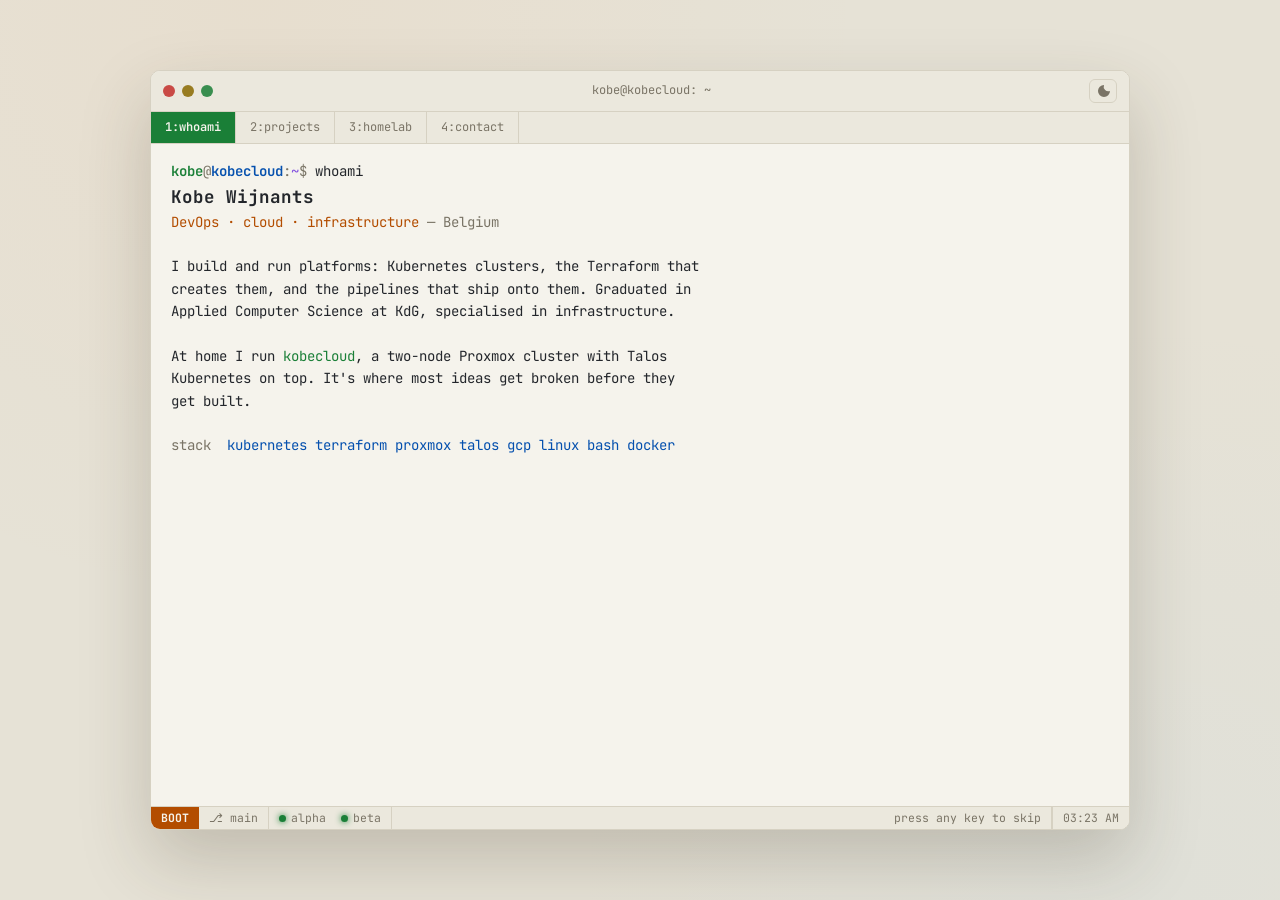
<file: index.html>
<!doctype html>
<html lang="en">
<head>
  <meta charset="utf-8">
  <meta name="viewport" content="width=device-width, initial-scale=1">
  <title>Kobe Wijnants · kobecloud</title>
  <meta name="description" content="Kobe Wijnants: DevOps and cloud engineer from Belgium. Kubernetes, Terraform, Proxmox, Linux and the homelab that runs kobecloud.">
  <meta name="author" content="Kobe Wijnants">
  <meta name="theme-color" content="#0b0f14" media="(prefers-color-scheme: dark)">
  <meta name="theme-color" content="#f5f3ec" media="(prefers-color-scheme: light)">
  <link rel="canonical" href="https://kobecloud.be/">
  <meta property="og:type" content="website">
  <meta property="og:url" content="https://kobecloud.be/">
  <meta property="og:title" content="Kobe Wijnants · kobecloud">
  <meta property="og:description" content="DevOps and cloud engineer. Kubernetes, Terraform, Proxmox, Linux.">
  <meta name="twitter:card" content="summary">
  <link rel="icon" href="favicon.svg" type="image/svg+xml">
  <link rel="preconnect" href="https://fonts.googleapis.com">
  <link rel="preconnect" href="https://fonts.gstatic.com" crossorigin>
  <link rel="stylesheet" href="https://fonts.googleapis.com/css2?family=JetBrains+Mono:wght@400;600;700&display=swap">
  <link rel="stylesheet" href="style.css">
  <script>
    try { var t = localStorage.getItem('theme'); if (t) document.documentElement.dataset.theme = t; } catch (e) {}
  </script>
</head>
<body>
  <main class="term" id="term" aria-label="Terminal">
    <header class="titlebar">
      <span class="dots" aria-hidden="true"><i></i><i></i><i></i></span>
      <span class="title">kobe@kobecloud: ~</span>
      <button class="theme-btn" id="themeBtn" type="button" aria-label="Toggle light and dark theme" title="Toggle theme (or type: theme)">
        <svg viewBox="0 0 24 24" width="16" height="16" aria-hidden="true"><path fill="currentColor" d="M12 3a9 9 0 1 0 9 9 7 7 0 0 1-9-9Z"/></svg>
      </button>
    </header>

    <nav class="tabs" aria-label="Sections">
      <button type="button" data-cmd="whoami">1:whoami</button>
      <button type="button" data-cmd="ls -l ~/projects">2:projects</button>
      <button type="button" data-cmd="neofetch">3:homelab</button>
      <button type="button" data-cmd="cat contact.txt">4:contact</button>
    </nav>

    <section class="screen" id="screen">
      <div class="out" id="out" aria-live="polite"></div>

      <noscript>
        <div class="out">
          <p><b>Kobe Wijnants</b>, DevOps and cloud engineer from Belgium.</p>
          <p>Kubernetes, Terraform, Proxmox, Google Cloud, Linux.</p>
          <ul>
            <li><a href="https://github.com/kobewijnants/homelab-infra">homelab-infra</a>: Kubernetes on Proxmox with Terraform and Talos</li>
            <li><a href="https://github.com/kobewijnants/IP2-deployment">IP2-deployment</a>: GKE platform for four dev teams</li>
            <li><a href="https://github.com/kobewijnants/IP1-deployment">IP1-deployment</a>: Google Cloud deployment in bash</li>
            <li><a href="https://github.com/EliasDeHondt/K10s">K10s</a>: Kubernetes cluster visualiser</li>
          </ul>
          <p><a href="https://github.com/kobewijnants">GitHub</a> · <a href="https://linkedin.com/in/kobe-wijnants">LinkedIn</a></p>
        </div>
      </noscript>

      <form class="prompt" id="prompt" autocomplete="off" hidden>
        <label for="cmd"><span class="ps1"><span class="u">kobe</span><span class="dim">@</span><span class="h">kobecloud</span><span class="dim">:</span><span class="p">~</span><span class="dim">$</span></span></label>
        <input id="cmd" name="cmd" type="text" spellcheck="false" autocapitalize="off" autocorrect="off" enterkeyhint="go" aria-label="Type a command, or help">
      </form>
    </section>

    <div class="chips" id="chips" aria-label="Quick commands">
      <button type="button" data-cmd="help">help</button>
      <button type="button" data-cmd="whoami">whoami</button>
      <button type="button" data-cmd="ls -l ~/projects">projects</button>
      <button type="button" data-cmd="neofetch">neofetch</button>
      <button type="button" data-cmd="cat contact.txt">contact</button>
      <button type="button" data-cmd="clear">clear</button>
    </div>

    <footer class="status" aria-hidden="true">
      <span class="mode" id="mode">BOOT</span>
      <span class="seg">⎇ main</span>
      <span class="seg nodes"><i class="up"></i>alpha <i class="up"></i>beta</span>
      <span class="spacer"></span>
      <span class="seg hint" id="hint">press any key to skip</span>
      <span class="seg" id="clock">--:--</span>
    </footer>
  </main>

  <script src="main.js"></script>
</body>
</html>
</file>
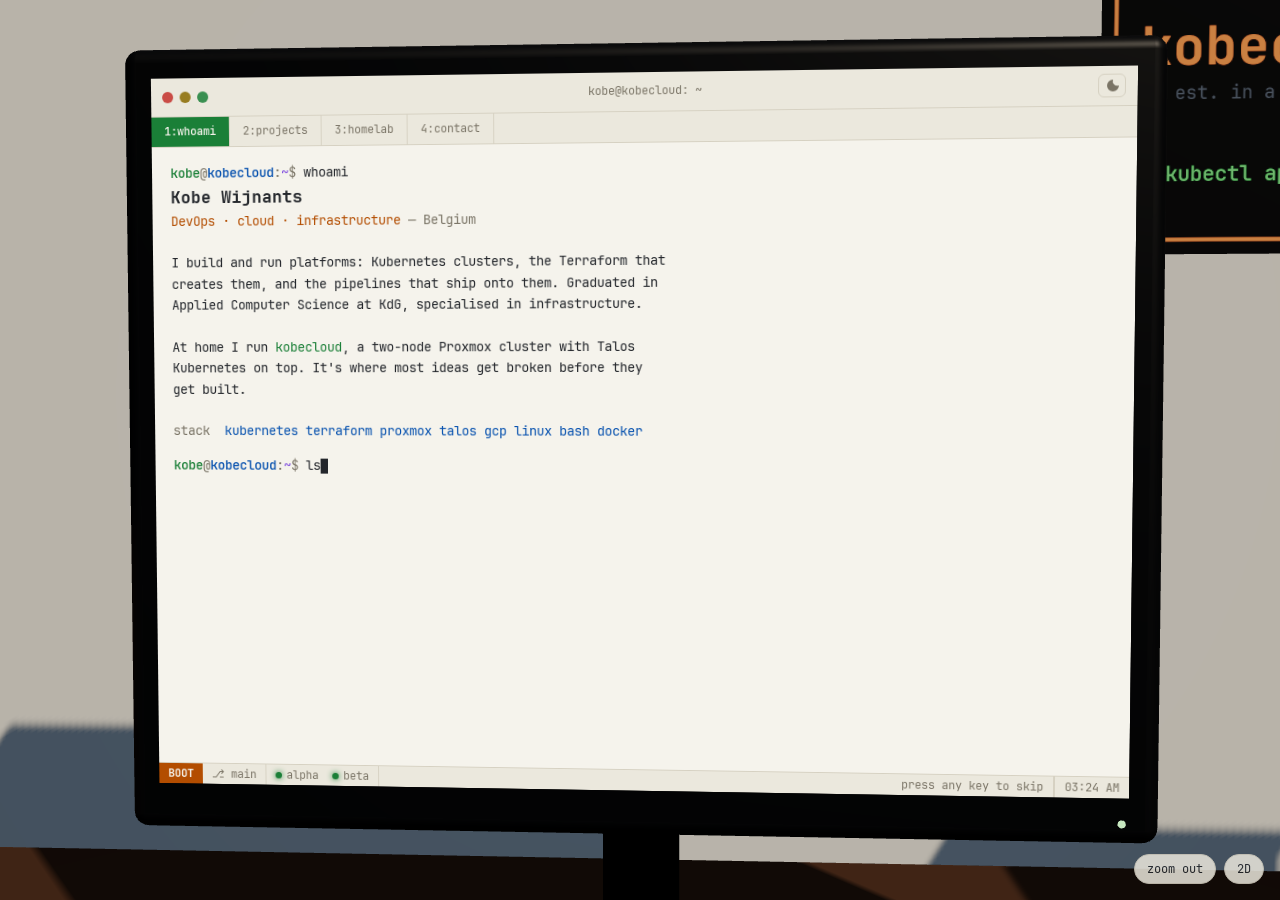
<file: public/index.html>
<!doctype html>
<html lang="en">
<head>
  <meta charset="utf-8">
  <meta name="viewport" content="width=device-width, initial-scale=1">
  <title>Kobe Wijnants · kobecloud</title>
  <meta name="description" content="Kobe Wijnants: DevOps and cloud engineer from Belgium. Kubernetes, Terraform, Proxmox, Linux and the homelab that runs kobecloud.">
  <meta name="author" content="Kobe Wijnants">
  <meta name="theme-color" content="#0b0f14" media="(prefers-color-scheme: dark)">
  <meta name="theme-color" content="#f5f3ec" media="(prefers-color-scheme: light)">
  <link rel="canonical" href="https://kobecloud.be/">
  <meta property="og:type" content="website">
  <meta property="og:url" content="https://kobecloud.be/">
  <meta property="og:title" content="Kobe Wijnants · kobecloud">
  <meta property="og:description" content="DevOps and cloud engineer. Kubernetes, Terraform, Proxmox, Linux.">
  <meta name="twitter:card" content="summary">
  <link rel="icon" href="favicon.svg" type="image/svg+xml">
  <link rel="preload" href="fonts/JetBrainsMono-Regular.woff2" as="font" type="font/woff2" crossorigin>
  <link rel="stylesheet" href="style.css">
  <script src="theme.js"></script>
  <link rel="modulepreload" href="vendor/three/three.module.min.js">
</head>
<body>
  <main class="term" id="term" aria-label="Terminal">
    <header class="titlebar">
      <span class="dots" aria-hidden="true"><i></i><i></i><i></i></span>
      <span class="title">kobe@kobecloud: ~</span>
      <button class="theme-btn" id="themeBtn" type="button" aria-label="Toggle light and dark theme" title="Toggle theme (or type: theme)">
        <svg viewBox="0 0 24 24" width="16" height="16" aria-hidden="true"><path fill="currentColor" d="M12 3a9 9 0 1 0 9 9 7 7 0 0 1-9-9Z"/></svg>
      </button>
    </header>

    <nav class="tabs" aria-label="Sections">
      <button type="button" data-cmd="whoami">1:whoami</button>
      <button type="button" data-cmd="ls -l ~/projects">2:projects</button>
      <button type="button" data-cmd="neofetch">3:homelab</button>
      <button type="button" data-cmd="cat contact.txt">4:contact</button>
    </nav>

    <section class="screen" id="screen">
      <div class="out" id="out" aria-live="polite"></div>

      <noscript>
        <div class="out">
          <p><b>Kobe Wijnants</b>, DevOps and cloud engineer from Belgium.</p>
          <p>Kubernetes, Terraform, Proxmox, Google Cloud, Linux.</p>
          <ul>
            <li><a href="https://github.com/kobewijnants/homelab-infra">homelab-infra</a>: Kubernetes on Proxmox with Terraform and Talos</li>
            <li><a href="https://github.com/kobewijnants/IP2-deployment">IP2-deployment</a>: GKE platform for four dev teams</li>
            <li><a href="https://github.com/kobewijnants/IP1-deployment">IP1-deployment</a>: Google Cloud deployment in bash</li>
            <li><a href="https://github.com/EliasDeHondt/K10s">K10s</a>: Kubernetes cluster visualiser</li>
          </ul>
          <p><a href="https://github.com/kobewijnants">GitHub</a> · <a href="https://linkedin.com/in/kobe-wijnants">LinkedIn</a></p>
        </div>
      </noscript>

      <form class="prompt" id="prompt" autocomplete="off" hidden>
        <label for="cmd"><span class="ps1"><span class="u">kobe</span><span class="dim">@</span><span class="h">kobecloud</span><span class="dim">:</span><span class="p">~</span><span class="dim">$</span></span></label>
        <input id="cmd" name="cmd" type="text" spellcheck="false" autocapitalize="off" autocorrect="off" enterkeyhint="go" aria-label="Type a command, or help">
      </form>
    </section>

    <div class="chips" id="chips" aria-label="Quick commands">
      <button type="button" data-cmd="help">help</button>
      <button type="button" data-cmd="whoami">whoami</button>
      <button type="button" data-cmd="ls -l ~/projects">projects</button>
      <button type="button" data-cmd="neofetch">neofetch</button>
      <button type="button" data-cmd="cat contact.txt">contact</button>
      <button type="button" data-cmd="clear">clear</button>
    </div>

    <footer class="status" aria-hidden="true">
      <span class="mode" id="mode">BOOT</span>
      <span class="seg">⎇ main</span>
      <span class="seg nodes"><i class="up"></i>alpha <i class="up"></i>beta</span>
      <span class="spacer"></span>
      <span class="seg hint" id="hint">press any key to skip</span>
      <span class="seg" id="clock">--:--</span>
    </footer>
  </main>

  <script src="main.js"></script>
  <script type="module" src="scene.js"></script>
</body>
</html>
</file>
<file: style.css>
:root {
  --bg: #07090c;
  --term: #0b0f14;
  --bar: #11161d;
  --line: #1f2731;
  --fg: #d6dde5;
  --dim: #6b7785;
  --green: #7ee787;
  --blue: #79c0ff;
  --orange: #ff9e57;
  --purple: #d2a8ff;
  --red: #ff7b72;
  --yellow: #e3c35a;
  --sel: rgba(121, 192, 255, .22);
  --shadow: 0 30px 80px rgba(0, 0, 0, .55);
  color-scheme: dark;
}

:root[data-theme="light"] {
  --bg: #e6e2d6;
  --term: #f5f3ec;
  --bar: #ebe8dd;
  --line: #d6d1c2;
  --fg: #23262b;
  --dim: #7a7466;
  --green: #1a7f37;
  --blue: #0550ae;
  --orange: #b34d00;
  --purple: #8250df;
  --red: #c4302b;
  --yellow: #8a6a00;
  --sel: rgba(5, 80, 174, .15);
  --shadow: 0 30px 70px rgba(60, 50, 30, .22);
  color-scheme: light;
}

@media (prefers-color-scheme: light) {
  :root:not([data-theme="dark"]) {
    --bg: #e6e2d6;
    --term: #f5f3ec;
    --bar: #ebe8dd;
    --line: #d6d1c2;
    --fg: #23262b;
    --dim: #7a7466;
    --green: #1a7f37;
    --blue: #0550ae;
    --orange: #b34d00;
    --purple: #8250df;
    --red: #c4302b;
    --yellow: #8a6a00;
    --sel: rgba(5, 80, 174, .15);
    --shadow: 0 30px 70px rgba(60, 50, 30, .22);
    color-scheme: light;
  }
}

* { box-sizing: border-box; }

html, body { height: 100%; }

body {
  margin: 0;
  background: var(--bg);
  background-image: radial-gradient(circle at 20% 0%, rgba(255, 158, 87, .06), transparent 45%),
                    radial-gradient(circle at 90% 100%, rgba(121, 192, 255, .06), transparent 40%);
  color: var(--fg);
  font: 14px/1.6 "JetBrains Mono", ui-monospace, SFMono-Regular, Menlo, Consolas, monospace;
  display: flex;
  align-items: center;
  justify-content: center;
  padding: 24px;
}

::selection { background: var(--sel); }

a { color: var(--blue); text-decoration: none; border-bottom: 1px dashed currentColor; }
a:hover, a:focus-visible { color: var(--orange); }
:focus-visible { outline: 2px solid var(--orange); outline-offset: 2px; }

.term {
  width: min(980px, 100%);
  height: min(760px, calc(100vh - 48px));
  height: min(760px, calc(100dvh - 48px));
  background: var(--term);
  border: 1px solid var(--line);
  border-radius: 10px;
  box-shadow: var(--shadow);
  display: flex;
  flex-direction: column;
  overflow: hidden;
}

/* title bar */
.titlebar {
  display: flex;
  align-items: center;
  gap: 12px;
  padding: 8px 12px;
  background: var(--bar);
  border-bottom: 1px solid var(--line);
  user-select: none;
}
.dots { display: flex; gap: 7px; }
.dots i { width: 12px; height: 12px; border-radius: 50%; background: var(--red); opacity: .85; }
.dots i:nth-child(2) { background: var(--yellow); }
.dots i:nth-child(3) { background: var(--green); }
.title { flex: 1; text-align: center; color: var(--dim); font-size: 12px; }
.theme-btn {
  background: none; border: 1px solid var(--line); color: var(--dim);
  border-radius: 6px; width: 28px; height: 24px; display: grid; place-items: center; cursor: pointer;
}
.theme-btn:hover { color: var(--orange); }

/* tabs */
.tabs {
  display: flex;
  background: var(--bar);
  border-bottom: 1px solid var(--line);
  overflow-x: auto;
  scrollbar-width: none;
}
.tabs::-webkit-scrollbar { display: none; }
.tabs button {
  font: inherit; font-size: 12px; color: var(--dim);
  background: none; border: 0; border-right: 1px solid var(--line);
  padding: 6px 14px; cursor: pointer; white-space: nowrap;
}
.tabs button:hover { color: var(--fg); }
.tabs button[aria-current="true"] { color: var(--term); background: var(--green); font-weight: 600; }

/* screen */
.screen {
  flex: 1;
  overflow-y: auto;
  padding: 16px 20px 8px;
  cursor: text;
  scrollbar-width: thin;
  scrollbar-color: var(--line) transparent;
}
.out { white-space: pre-wrap; word-break: break-word; }
.out p { margin: 0; }
.block { margin-bottom: 14px; }

.ps1 { white-space: nowrap; }
.ps1 .u { color: var(--green); font-weight: 600; }
.ps1 .h { color: var(--blue); font-weight: 600; }
.ps1 .p { color: var(--purple); }
.cmdline { color: var(--fg); }

.cursor {
  display: inline-block; width: .6em; height: 1.15em; vertical-align: text-bottom;
  background: var(--fg); animation: blink 1.05s steps(1) infinite;
}
@keyframes blink { 50% { opacity: 0; } }

.prompt { display: flex; align-items: baseline; gap: .6em; margin-bottom: 12px; }
.prompt[hidden] { display: none; }
.prompt input {
  flex: 1; min-width: 0;
  font: inherit; color: var(--fg); caret-color: var(--orange);
  background: transparent; border: 0; outline: 0; padding: 0;
}

/* colors */
.dim { color: var(--dim); }
.g { color: var(--green); }
.b { color: var(--blue); }
.o { color: var(--orange); }
.pu { color: var(--purple); }
.r { color: var(--red); }
.y { color: var(--yellow); }
.bold { font-weight: 700; }
.big { font-size: 1.25em; font-weight: 700; color: var(--fg); }

/* ls -l */
.ls { display: grid; grid-template-columns: auto auto 1fr; column-gap: 1.2em; row-gap: 2px; }
.ls .perm { color: var(--dim); }
.ls .desc { color: var(--fg); }
.ls .tags { color: var(--dim); }

/* neofetch */
.fetch { white-space: normal; display: flex; gap: 2.2em; flex-wrap: wrap; align-items: flex-start; }
.fetch pre { white-space: pre; margin: 0; font: inherit; line-height: 1.35; color: var(--orange); }
.fetch pre .led { color: var(--green); }
.fetch pre .d { color: var(--dim); }
.fetch .info { min-width: 0; }
.fetch .k { color: var(--orange); font-weight: 600; display: inline-block; min-width: 11ch; }
.swatch { display: inline-block; width: 1.6em; height: 1em; vertical-align: middle; }

/* help */
.help { display: grid; grid-template-columns: max-content 1fr; column-gap: 2em; }
.help .c { color: var(--green); }

/* quick chips (touch) */
.chips {
  display: none;
  gap: 6px; padding: 8px 12px;
  border-top: 1px solid var(--line);
  background: var(--bar);
  overflow-x: auto;
  scrollbar-width: none;
}
.chips::-webkit-scrollbar { display: none; }
.chips button {
  font: inherit; font-size: 12px; color: var(--fg);
  background: var(--term); border: 1px solid var(--line); border-radius: 999px;
  padding: 6px 12px; white-space: nowrap; cursor: pointer;
}
.chips button:active { background: var(--green); color: var(--term); }
@media (pointer: coarse), (max-width: 640px) { .chips { display: flex; } }

/* status bar */
.status {
  display: flex; align-items: stretch;
  font-size: 11.5px; line-height: 22px;
  background: var(--bar); border-top: 1px solid var(--line);
  color: var(--dim); white-space: nowrap; overflow: hidden;
}
.status .mode { background: var(--orange); color: var(--term); font-weight: 700; padding: 0 10px; }
.status .mode.ins { background: var(--green); }
.status .seg { padding: 0 10px; border-right: 1px solid var(--line); }
.status .spacer { flex: 1; }
.status .seg:last-child { border-right: 0; border-left: 1px solid var(--line); }
.nodes i { display: inline-block; width: 7px; height: 7px; border-radius: 50%; margin: 0 5px 0 0; background: var(--dim); }
.nodes i.up { background: var(--green); box-shadow: 0 0 6px var(--green); }
.nodes i + * , .nodes i:not(:first-child) { margin-left: 8px; }

@media (max-width: 640px) {
  body { padding: 0; align-items: stretch; }
  .term { height: 100vh; height: 100dvh; width: 100%; border-radius: 0; border: 0; }
  .screen { padding: 12px 16px 6px; }
  body { font-size: 13px; }
  .status .hint, .status .nodes { display: none; }
  .ls { grid-template-columns: 1fr; }
  .ls .perm { display: none; }
  .ls .desc { margin-bottom: 8px; padding-left: 1.2em; }
  .fetch { gap: 1em; }
  .fetch pre { font-size: 11px; }
}

@media (prefers-reduced-motion: reduce) {
  .cursor { animation: none; }
}
</file>
<file: public/style.css>
@font-face { font-family: "JetBrains Mono"; src: url("fonts/JetBrainsMono-Regular.woff2") format("woff2"); font-weight: 400; font-display: swap; }
@font-face { font-family: "JetBrains Mono"; src: url("fonts/JetBrainsMono-SemiBold.woff2") format("woff2"); font-weight: 600; font-display: swap; }
@font-face { font-family: "JetBrains Mono"; src: url("fonts/JetBrainsMono-Bold.woff2") format("woff2"); font-weight: 700; font-display: swap; }

:root {
  --bg: #07090c;
  --term: #0b0f14;
  --bar: #11161d;
  --line: #1f2731;
  --fg: #d6dde5;
  --dim: #6b7785;
  --green: #7ee787;
  --blue: #79c0ff;
  --orange: #ff9e57;
  --purple: #d2a8ff;
  --red: #ff7b72;
  --yellow: #e3c35a;
  --sel: rgba(121, 192, 255, .22);
  --shadow: 0 30px 80px rgba(0, 0, 0, .55);
  color-scheme: dark;
}

:root[data-theme="light"] {
  --bg: #e6e2d6;
  --term: #f5f3ec;
  --bar: #ebe8dd;
  --line: #d6d1c2;
  --fg: #23262b;
  --dim: #7a7466;
  --green: #1a7f37;
  --blue: #0550ae;
  --orange: #b34d00;
  --purple: #8250df;
  --red: #c4302b;
  --yellow: #8a6a00;
  --sel: rgba(5, 80, 174, .15);
  --shadow: 0 30px 70px rgba(60, 50, 30, .22);
  color-scheme: light;
}

@media (prefers-color-scheme: light) {
  :root:not([data-theme="dark"]) {
    --bg: #e6e2d6;
    --term: #f5f3ec;
    --bar: #ebe8dd;
    --line: #d6d1c2;
    --fg: #23262b;
    --dim: #7a7466;
    --green: #1a7f37;
    --blue: #0550ae;
    --orange: #b34d00;
    --purple: #8250df;
    --red: #c4302b;
    --yellow: #8a6a00;
    --sel: rgba(5, 80, 174, .15);
    --shadow: 0 30px 70px rgba(60, 50, 30, .22);
    color-scheme: light;
  }
}

* { box-sizing: border-box; }

html, body { height: 100%; }

body {
  margin: 0;
  background: var(--bg);
  background-image: radial-gradient(circle at 20% 0%, rgba(255, 158, 87, .06), transparent 45%),
                    radial-gradient(circle at 90% 100%, rgba(121, 192, 255, .06), transparent 40%);
  color: var(--fg);
  font: 14px/1.6 "JetBrains Mono", ui-monospace, SFMono-Regular, Menlo, Consolas, monospace;
  display: flex;
  align-items: center;
  justify-content: center;
  padding: 24px;
}

::selection { background: var(--sel); }

a { color: var(--blue); text-decoration: none; border-bottom: 1px dashed currentColor; }
a:hover, a:focus-visible { color: var(--orange); }
:focus-visible { outline: 2px solid var(--orange); outline-offset: 2px; }

.term {
  width: min(980px, 100%);
  height: min(760px, calc(100vh - 48px));
  height: min(760px, calc(100dvh - 48px));
  background: var(--term);
  border: 1px solid var(--line);
  border-radius: 10px;
  box-shadow: var(--shadow);
  display: flex;
  flex-direction: column;
  overflow: hidden;
}

/* title bar */
.titlebar {
  display: flex;
  align-items: center;
  gap: 12px;
  padding: 8px 12px;
  background: var(--bar);
  border-bottom: 1px solid var(--line);
  user-select: none;
}
.dots { display: flex; gap: 7px; }
.dots i { width: 12px; height: 12px; border-radius: 50%; background: var(--red); opacity: .85; }
.dots i:nth-child(2) { background: var(--yellow); }
.dots i:nth-child(3) { background: var(--green); }
.title { flex: 1; text-align: center; color: var(--dim); font-size: 12px; }
.theme-btn {
  background: none; border: 1px solid var(--line); color: var(--dim);
  border-radius: 6px; width: 28px; height: 24px; display: grid; place-items: center; cursor: pointer;
}
.theme-btn:hover { color: var(--orange); }

/* tabs */
.tabs {
  display: flex;
  background: var(--bar);
  border-bottom: 1px solid var(--line);
  overflow-x: auto;
  scrollbar-width: none;
}
.tabs::-webkit-scrollbar { display: none; }
.tabs button {
  font: inherit; font-size: 12px; color: var(--dim);
  background: none; border: 0; border-right: 1px solid var(--line);
  padding: 6px 14px; cursor: pointer; white-space: nowrap;
}
.tabs button:hover { color: var(--fg); }
.tabs button[aria-current="true"] { color: var(--term); background: var(--green); font-weight: 600; }

/* screen */
.screen {
  flex: 1;
  overflow-y: auto;
  padding: 16px 20px 8px;
  cursor: text;
  scrollbar-width: thin;
  scrollbar-color: var(--line) transparent;
}
.out { white-space: pre-wrap; word-break: break-word; }
.out p { margin: 0; }
.block { margin-bottom: 14px; }

.ps1 { white-space: nowrap; }
.ps1 .u { color: var(--green); font-weight: 600; }
.ps1 .h { color: var(--blue); font-weight: 600; }
.ps1 .p { color: var(--purple); }
.cmdline { color: var(--fg); }

.cursor {
  display: inline-block; width: .6em; height: 1.15em; vertical-align: text-bottom;
  background: var(--fg); animation: blink 1.05s steps(1) infinite;
}
@keyframes blink { 50% { opacity: 0; } }

.prompt { display: flex; align-items: baseline; gap: .6em; margin-bottom: 12px; }
.prompt[hidden] { display: none; }
.prompt input {
  flex: 1; min-width: 0;
  font: inherit; color: var(--fg); caret-color: var(--orange);
  background: transparent; border: 0; outline: 0; padding: 0;
}

/* colors */
.dim { color: var(--dim); }
.g { color: var(--green); }
.b { color: var(--blue); }
.o { color: var(--orange); }
.pu { color: var(--purple); }
.r { color: var(--red); }
.y { color: var(--yellow); }
.bold { font-weight: 700; }
.big { font-size: 1.25em; font-weight: 700; color: var(--fg); }

/* ls -l */
.ls { display: grid; grid-template-columns: auto auto 1fr; column-gap: 1.2em; row-gap: 2px; }
.ls .perm { color: var(--dim); }
.ls .desc { color: var(--fg); }
.ls .tags { color: var(--dim); }

/* neofetch */
.fetch { white-space: normal; display: flex; gap: 2.2em; flex-wrap: wrap; align-items: flex-start; }
.fetch pre { white-space: pre; margin: 0; font: inherit; line-height: 1.35; color: var(--orange); }
.fetch pre .led { color: var(--green); }
.fetch pre .d { color: var(--dim); }
.fetch .info { min-width: 0; }
.fetch .k { color: var(--orange); font-weight: 600; display: inline-block; min-width: 11ch; }
.swatch { display: inline-block; width: 1.6em; height: 1em; vertical-align: middle; }
.sw-red { background: var(--red); } .sw-yellow { background: var(--yellow); } .sw-green { background: var(--green); }
.sw-blue { background: var(--blue); } .sw-purple { background: var(--purple); } .sw-orange { background: var(--orange); }
.sw-fg { background: var(--fg); }

/* help */
.help { display: grid; grid-template-columns: max-content 1fr; column-gap: 2em; }
.help .c { color: var(--green); }

/* quick chips (touch) */
.chips {
  display: none;
  gap: 6px; padding: 8px 12px;
  border-top: 1px solid var(--line);
  background: var(--bar);
  overflow-x: auto;
  scrollbar-width: none;
}
.chips::-webkit-scrollbar { display: none; }
.chips button {
  font: inherit; font-size: 12px; color: var(--fg);
  background: var(--term); border: 1px solid var(--line); border-radius: 999px;
  padding: 6px 12px; white-space: nowrap; cursor: pointer;
}
.chips button:active { background: var(--green); color: var(--term); }
@media (pointer: coarse), (max-width: 640px) { .chips { display: flex; } }

/* status bar */
.status {
  display: flex; align-items: stretch;
  font-size: 11.5px; line-height: 22px;
  background: var(--bar); border-top: 1px solid var(--line);
  color: var(--dim); white-space: nowrap; overflow: hidden;
}
.status .mode { background: var(--orange); color: var(--term); font-weight: 700; padding: 0 10px; }
.status .mode.ins { background: var(--green); }
.status .seg { padding: 0 10px; border-right: 1px solid var(--line); }
.status .spacer { flex: 1; }
.status .seg:last-child { border-right: 0; border-left: 1px solid var(--line); }
.nodes i { display: inline-block; width: 7px; height: 7px; border-radius: 50%; margin: 0 5px 0 0; background: var(--dim); }
.nodes i.up { background: var(--green); box-shadow: 0 0 6px var(--green); }
.nodes i + * , .nodes i:not(:first-child) { margin-left: 8px; }

@media (max-width: 640px) {
  body { padding: 0; align-items: stretch; }
  .term { height: 100vh; height: 100dvh; width: 100%; border-radius: 0; border: 0; }
  .screen { padding: 12px 16px 6px; }
  body { font-size: 13px; }
  .status .hint, .status .nodes { display: none; }
  .ls { grid-template-columns: 1fr; }
  .ls .perm { display: none; }
  .ls .desc { margin-bottom: 8px; padding-left: 1.2em; }
  .fetch { gap: 1em; }
  .fetch pre { font-size: 11px; }
}

@media (prefers-reduced-motion: reduce) {
  .cursor { animation: none; }
}

/* 404 */
.notfound { height: auto; }
.notfound .screen { cursor: default; }

/* ---------- 3D mode (scene.js) ---------- */
body.three { display: block; padding: 0; overflow: hidden; }
body.three .gl { position: fixed; inset: 0; z-index: 0; display: block; }
body.three .css3d { position: fixed !important; inset: 0; z-index: 1; pointer-events: none; }
body.three .term { max-width: none; border: 0; border-radius: 0; box-shadow: none; }
body.three .term.wide { cursor: zoom-in; }
body.three .term.wide * { pointer-events: none; }

.scene-ui {
  position: fixed; right: 16px; bottom: 16px; z-index: 2;
  display: flex; gap: 8px;
}
.scene-ui button {
  font: 12px/1 "JetBrains Mono", ui-monospace, monospace;
  color: var(--fg); background: var(--bar);
  border: 1px solid var(--line); border-radius: 999px;
  padding: 8px 12px; cursor: pointer; opacity: .85;
}
.scene-ui button:hover { opacity: 1; color: var(--orange); }
.scene-ui[hidden], .scene-ui button[hidden] { display: none; }
</file>
